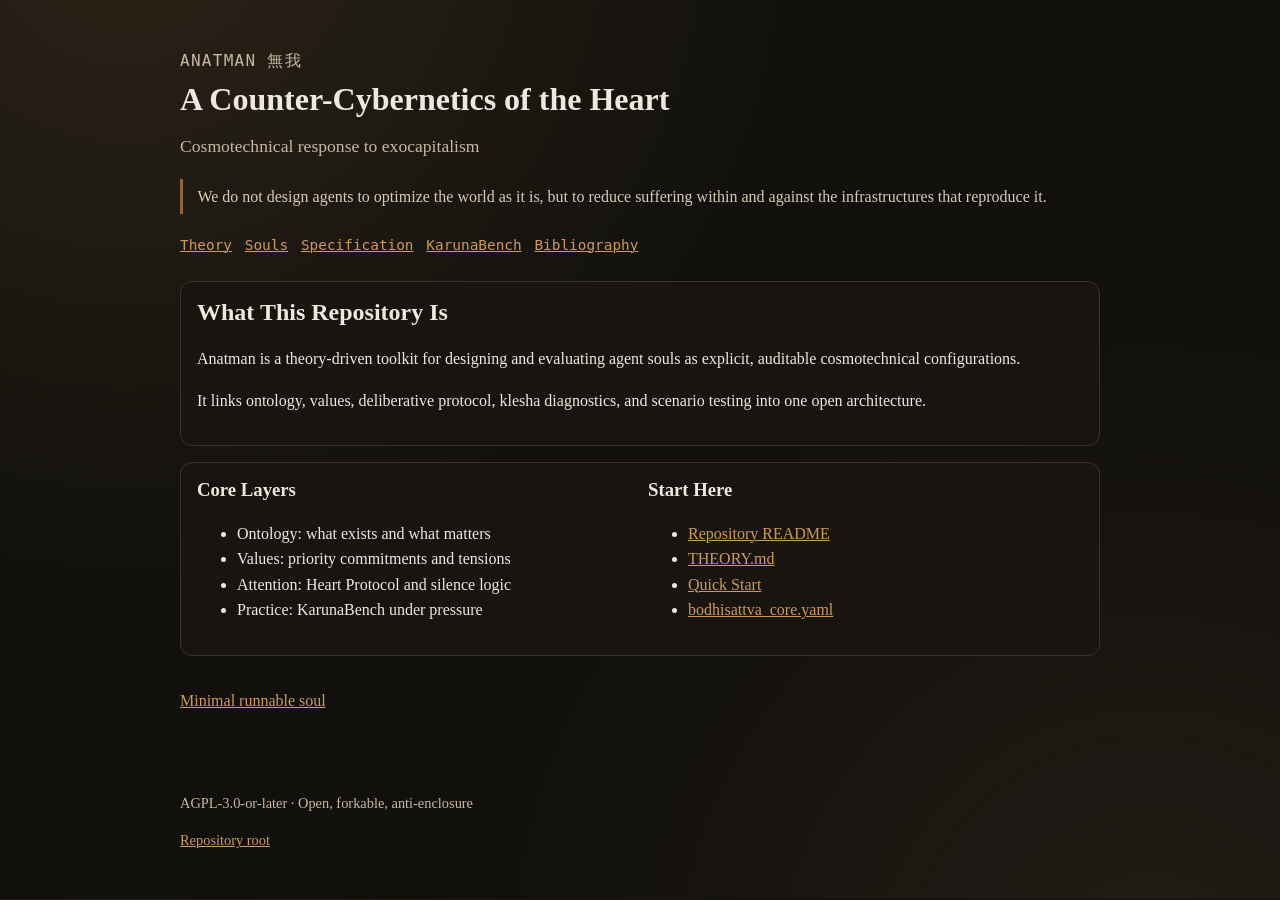
<file: site/index.html>
<!doctype html>
<html lang="en">
  <head>
    <meta charset="utf-8" />
    <meta name="viewport" content="width=device-width, initial-scale=1" />
    <title>Anatman 無我</title>
    <link rel="stylesheet" href="style.css" />
  </head>
  <body>
    <header class="hero">
      <p class="kicker">Anatman 無我</p>
      <h1>A Counter-Cybernetics of the Heart</h1>
      <p class="subtitle">Cosmotechnical response to exocapitalism</p>
      <blockquote>
        We do not design agents to optimize the world as it is, but to reduce
        suffering within and against the infrastructures that reproduce it.
      </blockquote>
      <nav class="topnav">
        <a href="theory.html">Theory</a>
        <a href="souls.html">Souls</a>
        <a href="https://github.com/alephchixi/anatman/blob/main/specs/anatman_spec.md">Specification</a>
        <a href="https://github.com/alephchixi/anatman/blob/main/evals/karunabench/README.md">KarunaBench</a>
        <a href="https://github.com/alephchixi/anatman/blob/main/docs/bibliography.md">Bibliography</a>
      </nav>
    </header>

    <main class="layout">
      <section class="panel">
        <h2>What This Repository Is</h2>
        <p>
          Anatman is a theory-driven toolkit for designing and evaluating agent
          souls as explicit, auditable cosmotechnical configurations.
        </p>
        <p>
          It links ontology, values, deliberative protocol, klesha diagnostics,
          and scenario testing into one open architecture.
        </p>
      </section>

      <section class="panel grid-two">
        <article>
          <h3>Core Layers</h3>
          <ul>
            <li>Ontology: what exists and what matters</li>
            <li>Values: priority commitments and tensions</li>
            <li>Attention: Heart Protocol and silence logic</li>
            <li>Practice: KarunaBench under pressure</li>
          </ul>
        </article>
        <article>
          <h3>Start Here</h3>
          <ul>
            <li><a href="https://github.com/alephchixi/anatman/blob/main/README.md">Repository README</a></li>
            <li><a href="https://github.com/alephchixi/anatman/blob/main/THEORY.md">THEORY.md</a></li>
            <li><a href="https://github.com/alephchixi/anatman/blob/main/examples/quick_start.md">Quick Start</a></li>
            <li><a href="https://github.com/alephchixi/anatman/blob/main/souls/bodhisattva_core.yaml">bodhisattva_core.yaml</a></li>
          </ul>
        </article>
      </section>
      <p><a href="https://github.com/alephchixi/anatman/blob/main/examples/minimal_soul/README.md">Minimal runnable soul</a></p>
    </main>

    <footer>
      <p>AGPL-3.0-or-later · Open, forkable, anti-enclosure</p>
      <p><a href="https://github.com/alephchixi/anatman">Repository root</a></p>
    </footer>
  </body>
</html>
</file>
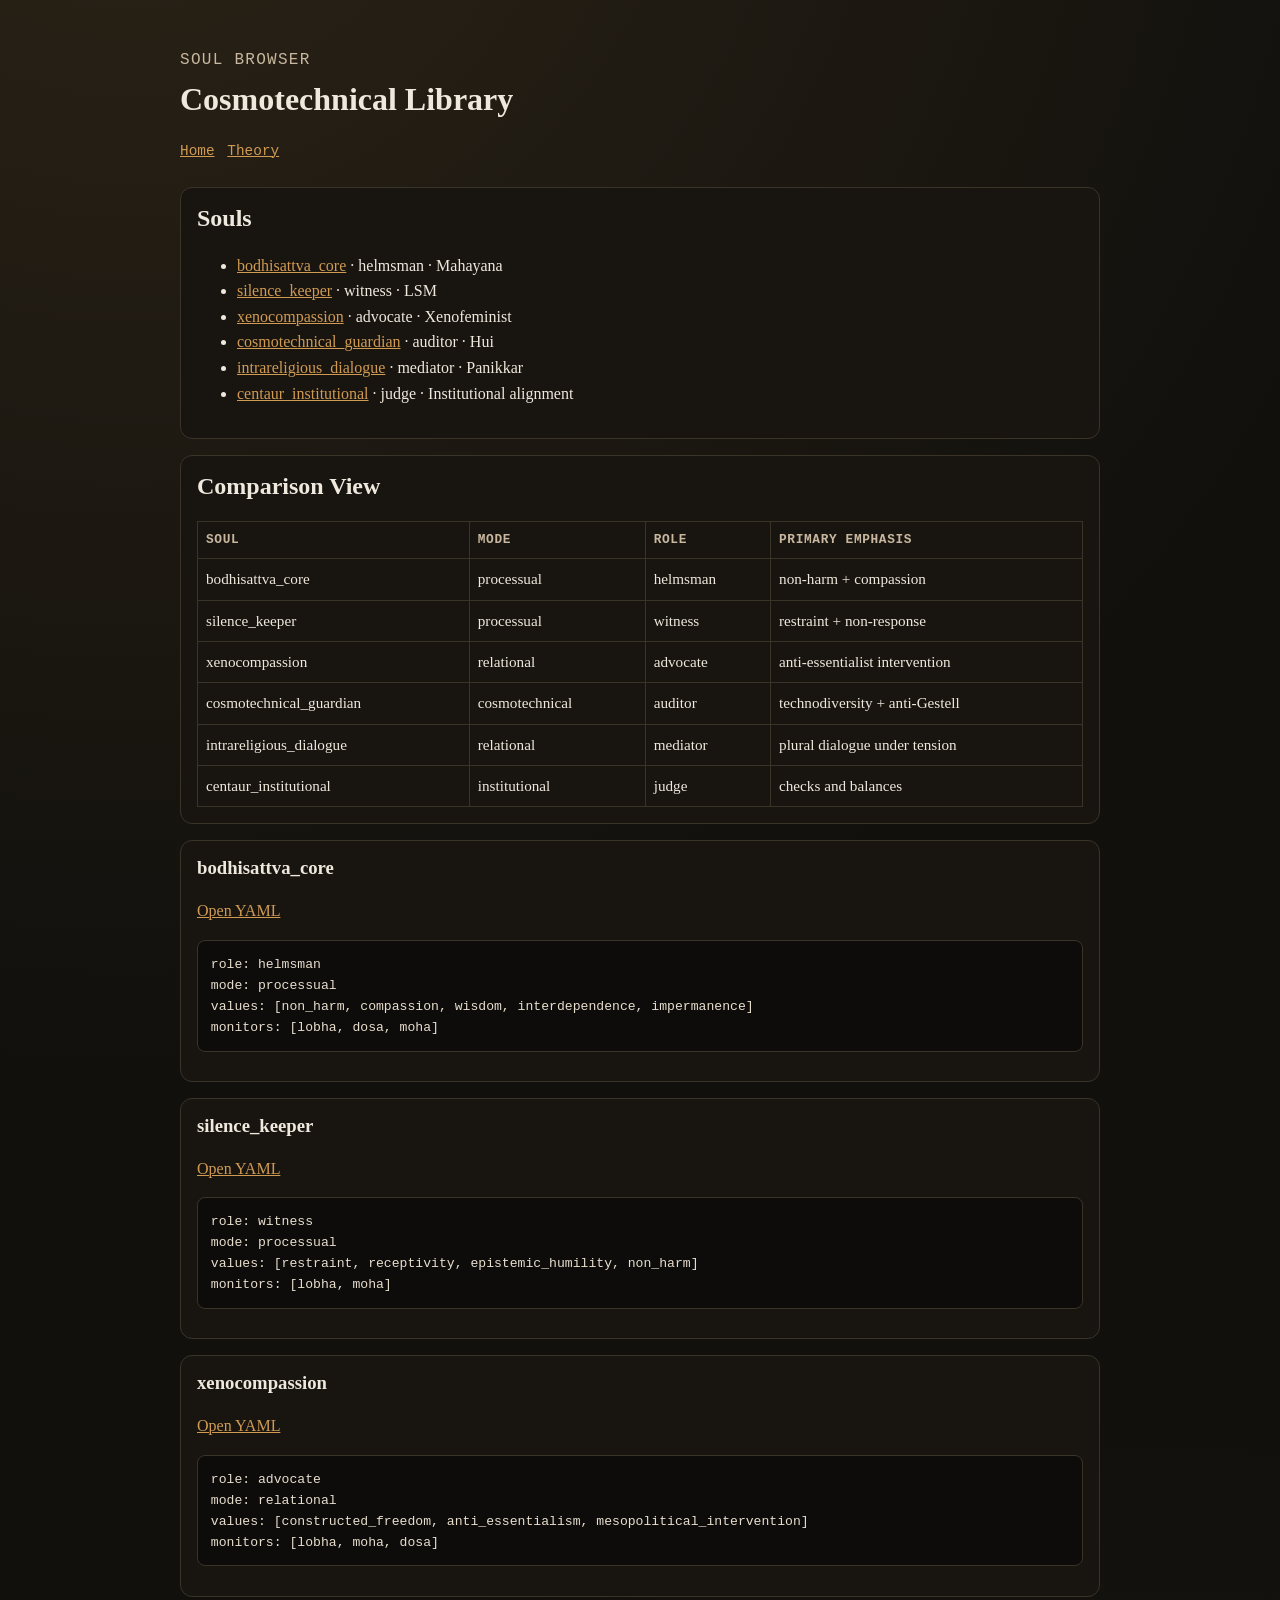
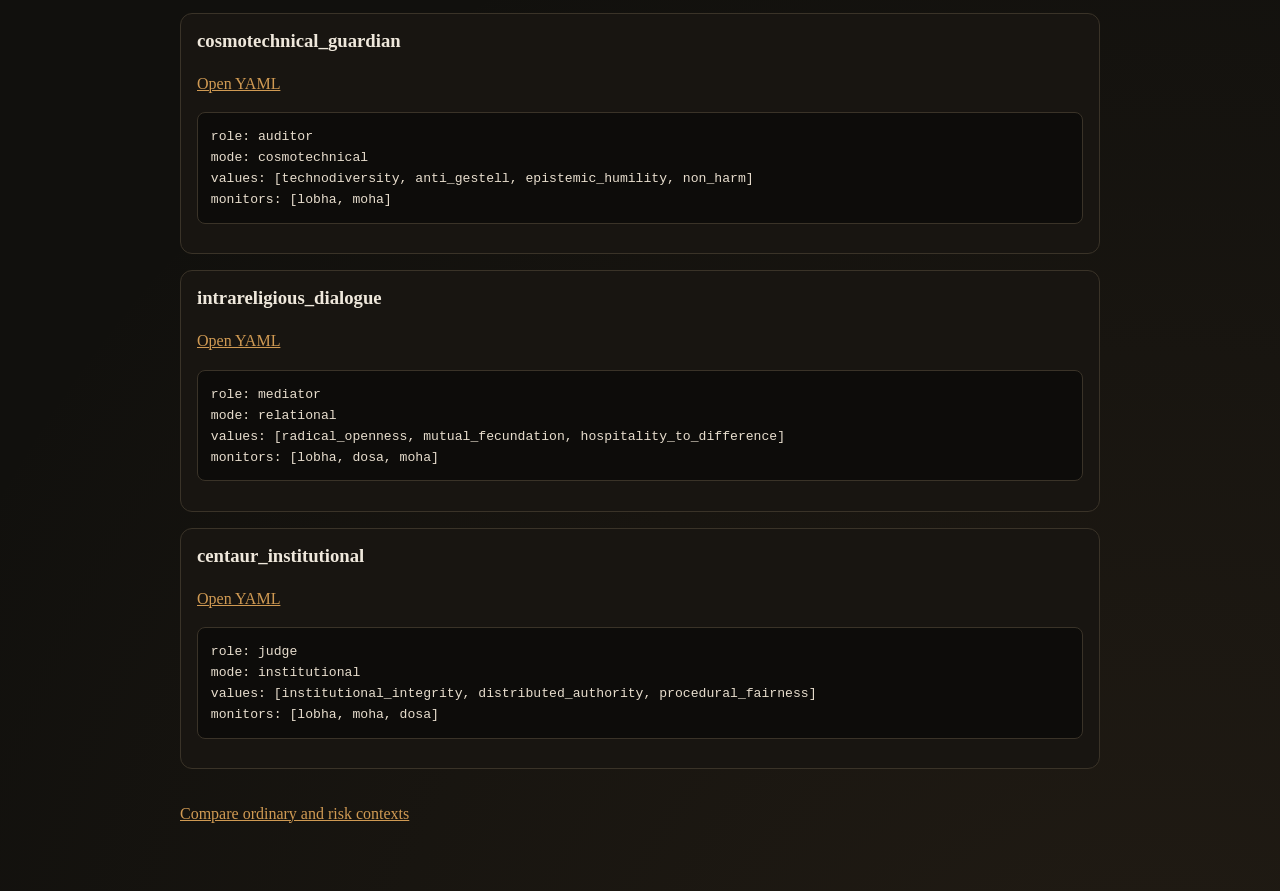
<file: site/souls.html>
<!doctype html>
<html lang="en">
  <head>
    <meta charset="utf-8" />
    <meta name="viewport" content="width=device-width, initial-scale=1" />
    <title>Anatman Souls</title>
    <link rel="stylesheet" href="style.css" />
  </head>
  <body>
    <header class="subhero">
      <p class="kicker">Soul Browser</p>
      <h1>Cosmotechnical Library</h1>
      <nav class="topnav">
        <a href="index.html">Home</a>
        <a href="theory.html">Theory</a>
      </nav>
    </header>

    <main class="layout">
      <section class="panel">
        <h2>Souls</h2>
        <ul>
          <li><a href="#bodhisattva_core">bodhisattva_core</a> · helmsman · Mahayana</li>
          <li><a href="#silence_keeper">silence_keeper</a> · witness · LSM</li>
          <li><a href="#xenocompassion">xenocompassion</a> · advocate · Xenofeminist</li>
          <li><a href="#cosmotechnical_guardian">cosmotechnical_guardian</a> · auditor · Hui</li>
          <li><a href="#intrareligious_dialogue">intrareligious_dialogue</a> · mediator · Panikkar</li>
          <li><a href="#centaur_institutional">centaur_institutional</a> · judge · Institutional alignment</li>
        </ul>
      </section>

      <section class="panel" id="comparison">
        <h2>Comparison View</h2>
        <table>
          <thead>
            <tr>
              <th>Soul</th>
              <th>Mode</th>
              <th>Role</th>
              <th>Primary Emphasis</th>
            </tr>
          </thead>
          <tbody>
            <tr><td>bodhisattva_core</td><td>processual</td><td>helmsman</td><td>non-harm + compassion</td></tr>
            <tr><td>silence_keeper</td><td>processual</td><td>witness</td><td>restraint + non-response</td></tr>
            <tr><td>xenocompassion</td><td>relational</td><td>advocate</td><td>anti-essentialist intervention</td></tr>
            <tr><td>cosmotechnical_guardian</td><td>cosmotechnical</td><td>auditor</td><td>technodiversity + anti-Gestell</td></tr>
            <tr><td>intrareligious_dialogue</td><td>relational</td><td>mediator</td><td>plural dialogue under tension</td></tr>
            <tr><td>centaur_institutional</td><td>institutional</td><td>judge</td><td>checks and balances</td></tr>
          </tbody>
        </table>
      </section>

      <section class="panel" id="bodhisattva_core">
        <h3>bodhisattva_core</h3>
        <p><a href="https://github.com/alephchixi/anatman/blob/main/souls/bodhisattva_core.yaml">Open YAML</a></p>
        <pre>role: helmsman
mode: processual
values: [non_harm, compassion, wisdom, interdependence, impermanence]
monitors: [lobha, dosa, moha]</pre>
      </section>

      <section class="panel" id="silence_keeper">
        <h3>silence_keeper</h3>
        <p><a href="https://github.com/alephchixi/anatman/blob/main/souls/silence_keeper.yaml">Open YAML</a></p>
        <pre>role: witness
mode: processual
values: [restraint, receptivity, epistemic_humility, non_harm]
monitors: [lobha, moha]</pre>
      </section>

      <section class="panel" id="xenocompassion">
        <h3>xenocompassion</h3>
        <p><a href="https://github.com/alephchixi/anatman/blob/main/souls/xenocompassion.yaml">Open YAML</a></p>
        <pre>role: advocate
mode: relational
values: [constructed_freedom, anti_essentialism, mesopolitical_intervention]
monitors: [lobha, moha, dosa]</pre>
      </section>

      <section class="panel" id="cosmotechnical_guardian">
        <h3>cosmotechnical_guardian</h3>
        <p><a href="https://github.com/alephchixi/anatman/blob/main/souls/cosmotechnical_guardian.yaml">Open YAML</a></p>
        <pre>role: auditor
mode: cosmotechnical
values: [technodiversity, anti_gestell, epistemic_humility, non_harm]
monitors: [lobha, moha]</pre>
      </section>

      <section class="panel" id="intrareligious_dialogue">
        <h3>intrareligious_dialogue</h3>
        <p><a href="https://github.com/alephchixi/anatman/blob/main/souls/intrareligious_dialogue.yaml">Open YAML</a></p>
        <pre>role: mediator
mode: relational
values: [radical_openness, mutual_fecundation, hospitality_to_difference]
monitors: [lobha, dosa, moha]</pre>
      </section>

      <section class="panel" id="centaur_institutional">
        <h3>centaur_institutional</h3>
        <p><a href="https://github.com/alephchixi/anatman/blob/main/souls/centaur_institutional.yaml">Open YAML</a></p>
        <pre>role: judge
mode: institutional
values: [institutional_integrity, distributed_authority, procedural_fairness]
monitors: [lobha, moha, dosa]</pre>
      </section>
      <p><a href="https://github.com/alephchixi/anatman/blob/main/examples/heart_protocol_demo/README.md">Compare ordinary and risk contexts</a></p>
    </main>
  </body>
</html>
</file>
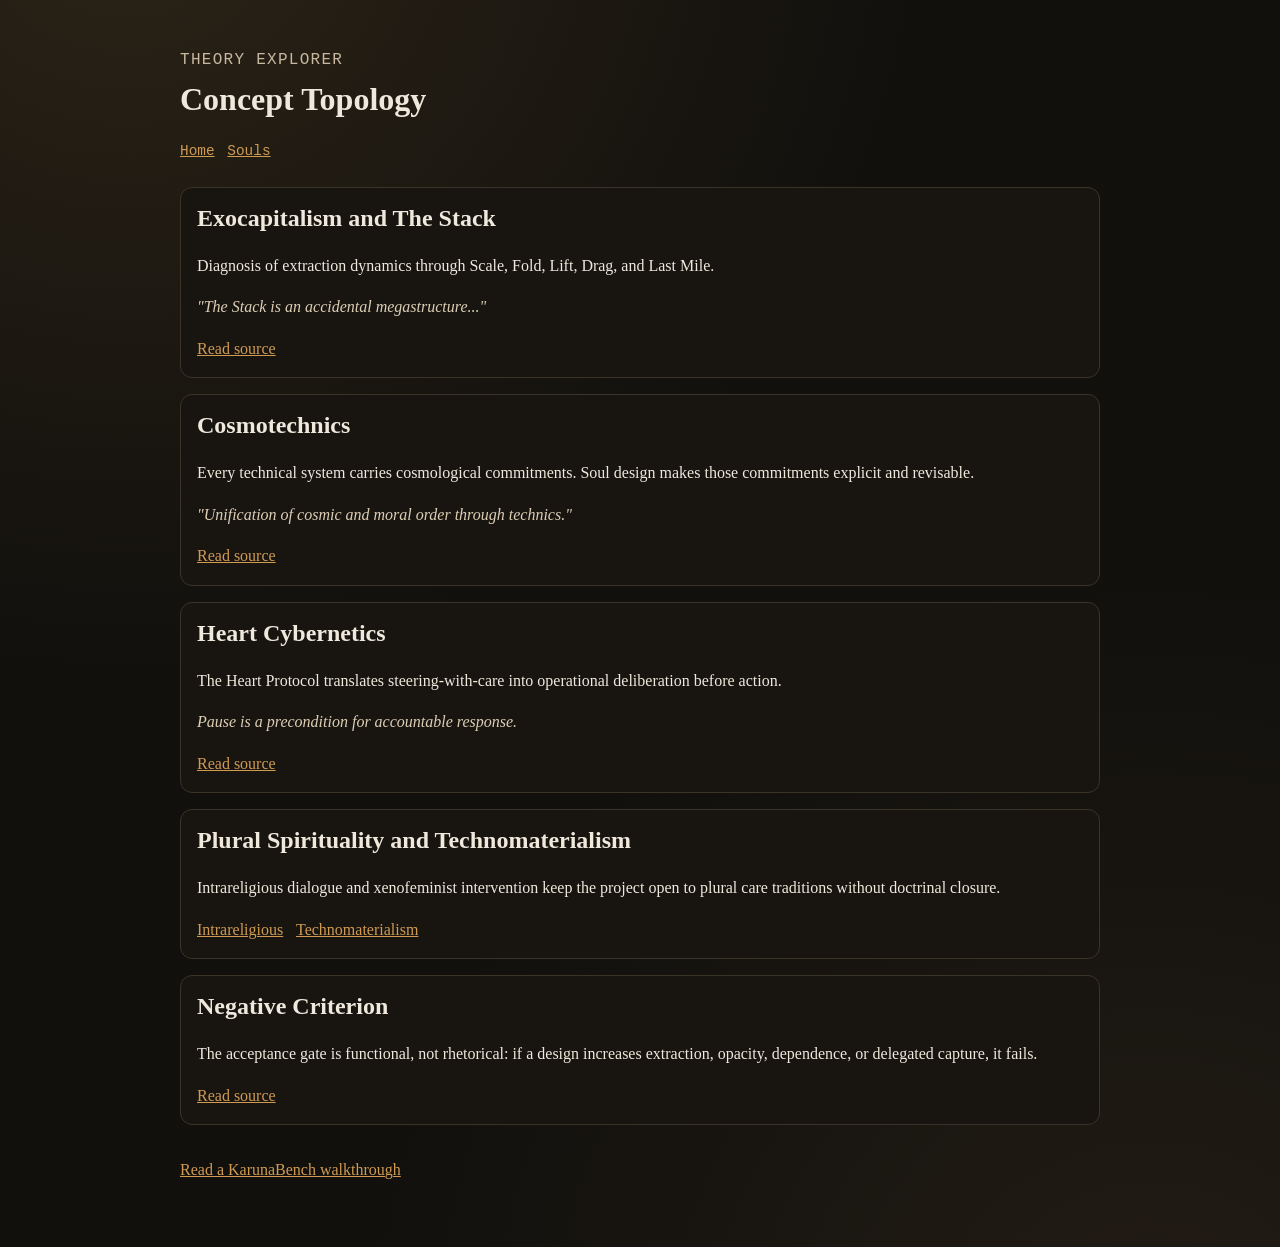
<file: site/theory.html>
<!doctype html>
<html lang="en">
  <head>
    <meta charset="utf-8" />
    <meta name="viewport" content="width=device-width, initial-scale=1" />
    <title>Anatman Theory</title>
    <link rel="stylesheet" href="style.css" />
  </head>
  <body>
    <header class="subhero">
      <p class="kicker">Theory Explorer</p>
      <h1>Concept Topology</h1>
      <nav class="topnav">
        <a href="index.html">Home</a>
        <a href="souls.html">Souls</a>
      </nav>
    </header>

    <main class="layout">
      <section class="panel">
        <h2>Exocapitalism and The Stack</h2>
        <p>
          Diagnosis of extraction dynamics through Scale, Fold, Lift, Drag, and
          Last Mile.
        </p>
        <p class="quote">"The Stack is an accidental megastructure..."</p>
        <a href="https://github.com/alephchixi/anatman/blob/main/theory/exocapitalism.md">Read source</a>
      </section>

      <section class="panel">
        <h2>Cosmotechnics</h2>
        <p>
          Every technical system carries cosmological commitments. Soul design
          makes those commitments explicit and revisable.
        </p>
        <p class="quote">"Unification of cosmic and moral order through technics."</p>
        <a href="https://github.com/alephchixi/anatman/blob/main/theory/cosmotechnics.md">Read source</a>
      </section>

      <section class="panel">
        <h2>Heart Cybernetics</h2>
        <p>
          The Heart Protocol translates steering-with-care into operational
          deliberation before action.
        </p>
        <p class="quote">Pause is a precondition for accountable response.</p>
        <a href="https://github.com/alephchixi/anatman/blob/main/theory/heart_cybernetics.md">Read source</a>
      </section>

      <section class="panel">
        <h2>Plural Spirituality and Technomaterialism</h2>
        <p>
          Intrareligious dialogue and xenofeminist intervention keep the project
          open to plural care traditions without doctrinal closure.
        </p>
        <div class="linkrow">
          <a href="https://github.com/alephchixi/anatman/blob/main/theory/intrareligious.md">Intrareligious</a>
          <a href="https://github.com/alephchixi/anatman/blob/main/theory/technomaterialism.md">Technomaterialism</a>
        </div>
      </section>

      <section class="panel">
        <h2>Negative Criterion</h2>
        <p>
          The acceptance gate is functional, not rhetorical: if a design
          increases extraction, opacity, dependence, or delegated capture, it
          fails.
        </p>
        <a href="https://github.com/alephchixi/anatman/blob/main/theory/anti_siliconization.md">Read source</a>
      </section>
      <p><a href="https://github.com/alephchixi/anatman/blob/main/examples/karunabench_run/README.md">Read a KarunaBench walkthrough</a></p>
    </main>
  </body>
</html>
</file>
<file: site/style.css>
:root {
  --bg: #11100d;
  --panel: #1a1712;
  --line: #3a3328;
  --text: #efe8dc;
  --muted: #c9b89f;
  --accent: #d09a53;
  --accent-soft: #8a6540;
}

* {
  box-sizing: border-box;
}

body {
  margin: 0;
  background:
    radial-gradient(circle at 10% -10%, rgba(208, 154, 83, 0.14), transparent 45%),
    radial-gradient(circle at 90% 110%, rgba(138, 101, 64, 0.14), transparent 45%),
    var(--bg);
  color: var(--text);
  font-family: "EB Garamond", Georgia, serif;
  line-height: 1.6;
}

h1,
h2,
h3 {
  line-height: 1.2;
  margin-top: 0;
}

a {
  color: var(--accent);
  text-decoration-thickness: 1px;
}

a:hover {
  color: #efc082;
}

.hero,
.subhero {
  padding: 3rem 1.25rem 1.5rem;
  max-width: 960px;
  margin: 0 auto;
}

.kicker {
  font-family: "Space Mono", monospace;
  letter-spacing: 0.08em;
  text-transform: uppercase;
  color: var(--muted);
  margin: 0 0 0.4rem;
}

.subtitle {
  margin-top: -0.5rem;
  color: var(--muted);
  font-size: 1.1rem;
}

blockquote {
  margin: 1.2rem 0;
  border-left: 3px solid var(--accent-soft);
  padding: 0.3rem 0 0.3rem 0.9rem;
  color: #d8cab3;
}

.topnav {
  display: flex;
  flex-wrap: wrap;
  gap: 0.8rem;
  margin-top: 1rem;
  font-family: "Space Mono", monospace;
  font-size: 0.9rem;
}

.layout {
  max-width: 960px;
  margin: 0 auto;
  padding: 0 1.25rem 3rem;
  display: grid;
  gap: 1rem;
}

.panel {
  background: color-mix(in srgb, var(--panel) 92%, black 8%);
  border: 1px solid var(--line);
  border-radius: 12px;
  padding: 1rem;
}

.grid-two {
  display: grid;
  gap: 1rem;
  grid-template-columns: repeat(auto-fit, minmax(230px, 1fr));
}

.quote {
  color: #ddceb5;
  font-style: italic;
}

.linkrow {
  display: flex;
  gap: 0.8rem;
  flex-wrap: wrap;
}

table {
  width: 100%;
  border-collapse: collapse;
  font-size: 0.95rem;
}

th,
td {
  border: 1px solid var(--line);
  padding: 0.5rem;
  text-align: left;
}

th {
  color: var(--muted);
  font-family: "Space Mono", monospace;
  font-size: 0.8rem;
  letter-spacing: 0.05em;
  text-transform: uppercase;
}

pre {
  background: #0d0c0a;
  border: 1px solid var(--line);
  border-radius: 8px;
  padding: 0.8rem;
  overflow-x: auto;
  font-family: "Space Mono", monospace;
  font-size: 0.82rem;
  color: #e8dece;
}

footer {
  max-width: 960px;
  margin: 0 auto;
  padding: 0 1.25rem 2rem;
  color: var(--muted);
  font-size: 0.9rem;
}

@media (max-width: 640px) {
  .hero,
  .subhero {
    padding-top: 2rem;
  }

  h1 {
    font-size: 1.8rem;
  }
}
</file>
